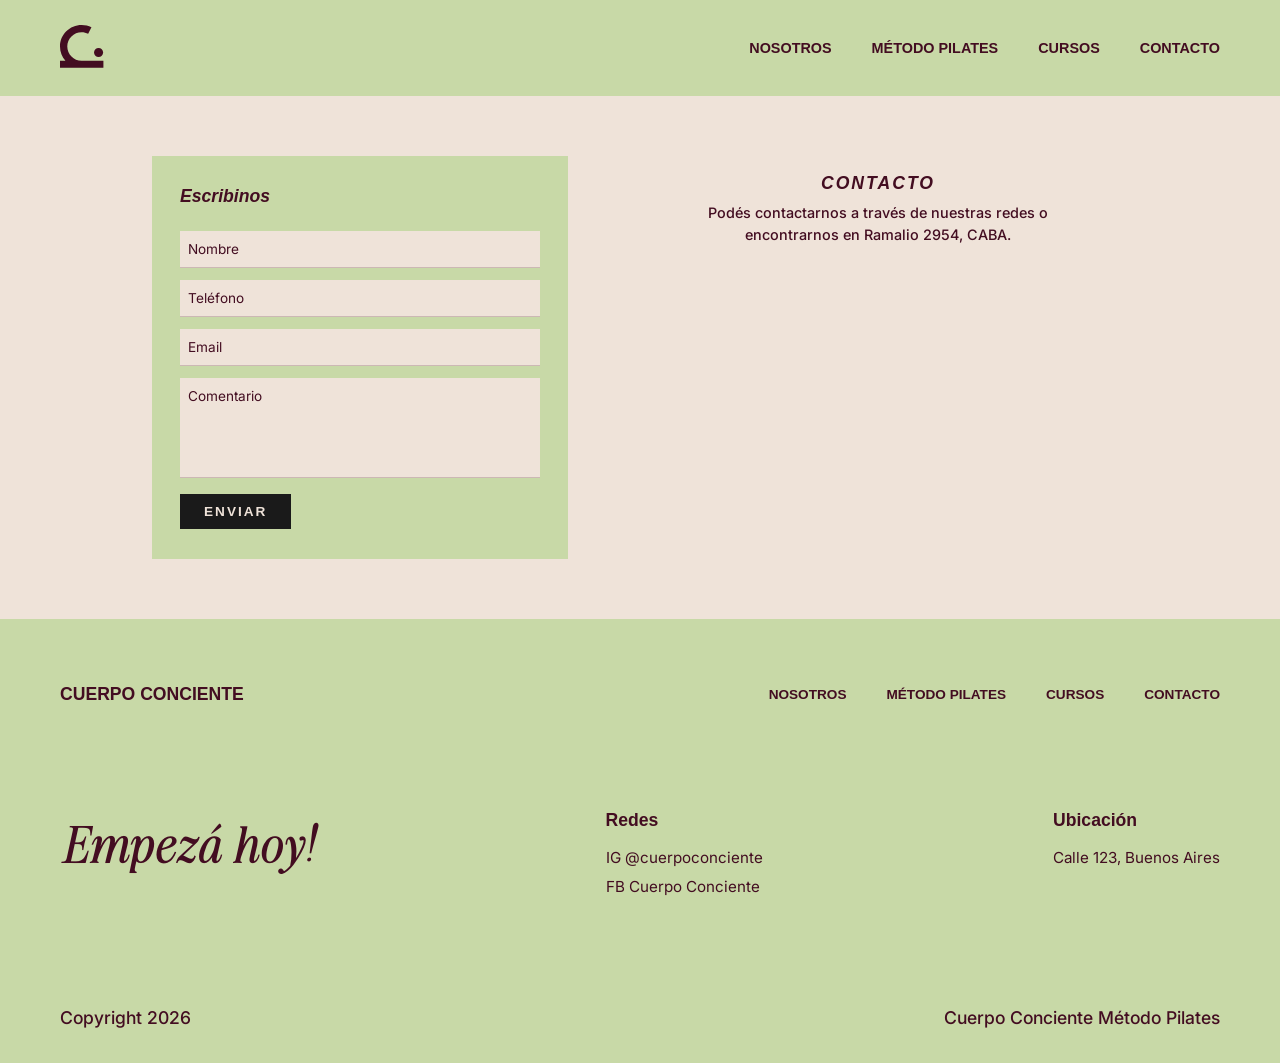
<file: contacto.html>
<!DOCTYPE html>
<html lang="es">

<head>
    <meta charset="UTF-8">
    <link rel="icon" type="image/xicon" href="img/favicon.ico">
    <meta name="viewport" content="width=device-width, initial-scale=1.0">
    <link rel="stylesheet" href="estilos.css">
    <link href="https://api.fontshare.com/v2/css?f[]=cabinet-grotesk@1&display=swap" rel="stylesheet">
    <link rel="preconnect" href="https://fonts.googleapis.com">
    <link rel="preconnect" href="https://fonts.gstatic.com" crossorigin>
    <link rel="stylesheet"
        href="https://fonts.googleapis.com/css2?family=Inter:ital,opsz,wght@0,14..32,100..900;1,14..32,100..900&display=swap">
    <title>Cuerpo Conciente</title>
</head>

<body>
    <header>
        <!--BARRA DE NAVEGACIÓN-->
        <nav class="nav-contacto" id="nav-principal">
            <button class="btn-hamburguesa" aria-label="Abrir menú">
                <img src="img/mobile/menu-hamburguesa-icono-bordo.svg" alt="Menú" width="30px">
            </button>

            <a href="index.html" class="logo">
                <img src="img/escritorio/iconos/logo-cuepo-conciente-bordo.svg" alt="logo" width="44px">
            </a>

            <ul class="nav-links">
                <li><a href="nosotros.html">NOSOTROS</a></li>
                <li><a href="metodopilates.html">MÉTODO PILATES</a></li>
                <li><a href="cursos.html">CURSOS</a></li>
                <li><a href="contacto.html">CONTACTO</a></li>
            </ul>
        </nav>
    </header>

    <!--SECCIÓN CONTACTO-->
    <section class="contacto-section">

        <!--FORMULARIO-->
        <div class="form-box">
            <h2>Escribinos</h2>
            <form id="contacto-form" action="#" method="post">
                <input type="text" name="nombre" placeholder="Nombre">
                <input type="tel" name="telefono" placeholder="Teléfono">
                <input type="email" name="email" placeholder="Email">
                <textarea name="comentario" placeholder="Comentario"></textarea>
                <button type="submit" class="btn-enviar">ENVIAR</button>
            </form>
        </div>

        <!--INFORMACIÓN Y MAPA-->
        <div class="mapa-box">
            <h2>CONTACTO</h2>
            <p>Podés contactarnos a través de nuestras redes o<br>encontrarnos en Ramalio 2954, CABA.</p>
            <iframe
                src="https://www.google.com/maps/embed?pb=!1m18!1m12!1m3!1d3283.8!2d-58.4370!3d-34.6040!2m3!1f0!2f0!3f0!3m2!1i1024!2i768!4f13.1!3m3!1m2!1s0x0%3A0x0!2zMzTCsDM2JzE0LjQiUyA1OMKwMjYnMTMuMiJX!5e0!3m2!1ses!2sar!4v1620000000000"
                class="mapa-embed" allowfullscreen="" loading="lazy" referrerpolicy="no-referrer-when-downgrade">
            </iframe>
        </div>

    </section>

    <!--FOOTER-->
    <footer class="footer-contacto">
        <div class="footer-superior">
            <h3>CUERPO CONCIENTE</h3>
            <ul class="footer-nav">
                <li><a href="nosotros.html">NOSOTROS</a></li>
                <li><a href="metodopilates.html">MÉTODO PILATES</a></li>
                <li><a href="cursos.html">CURSOS</a></li>
                <li><a href="contacto.html">CONTACTO</a></li>
            </ul>
        </div>

        <div class="footer-medio">
            <h2>Empezá hoy!</h2>

            <div class="footer-redes">
                <h3>Redes</h3>
                <ul>
                    <li><a href="https://www.instagram.com/cuerpoconcientepilates/?hl=es-la">IG @cuerpoconciente</a></li>
                    <li><a href="https://www.facebook.com/pages/Cuerpo-Conciente-Metodo-Pilates/451529655300522">FB Cuerpo Conciente</a></li>
                </ul>
            </div>

            <div class="footer-ubicacion">
                <h3>Ubicación</h3>
                <p>Calle 123, Buenos Aires</p>
            </div>
        </div>

        <div class="footer-inferior">
            <p>Copyright 2026</p>
            <p>Cuerpo Conciente Método Pilates</p>
        </div>
    </footer>

    <!--VENTANA CONFIRMACIÓN-->
    <div class="ventana-fondo" id="ventana-gracias-contacto">
        <div class="ventana-contenido">
            <p class="ventana-titulo">¡Muchas gracias!</p>
            <p class="ventana-texto">Ya recibimos tu información y en breve nos vamos a contactar con vos para asesorarte</p>
        </div>
    </div>

    <!--JAVASCRIPT-->

    <!--MENÚ HAMBURGUESA-->
    <script>
        const btnHamburguesa = document.querySelector('.btn-hamburguesa');
        const navPrincipal = document.getElementById('nav-principal');

        btnHamburguesa.addEventListener('click', () => {
            navPrincipal.classList.toggle('menu-abierto');
        });
    </script>

    <!--FORMULARIO-->
    <script>
        document.getElementById('contacto-form').addEventListener('submit', function(e) {
            e.preventDefault();
            document.getElementById('ventana-gracias-contacto').classList.add('activo');
        });

        document.getElementById('ventana-gracias-contacto').addEventListener('click', function() {
            this.classList.remove('activo');
        });
    </script>

</body>

</html>
</file>
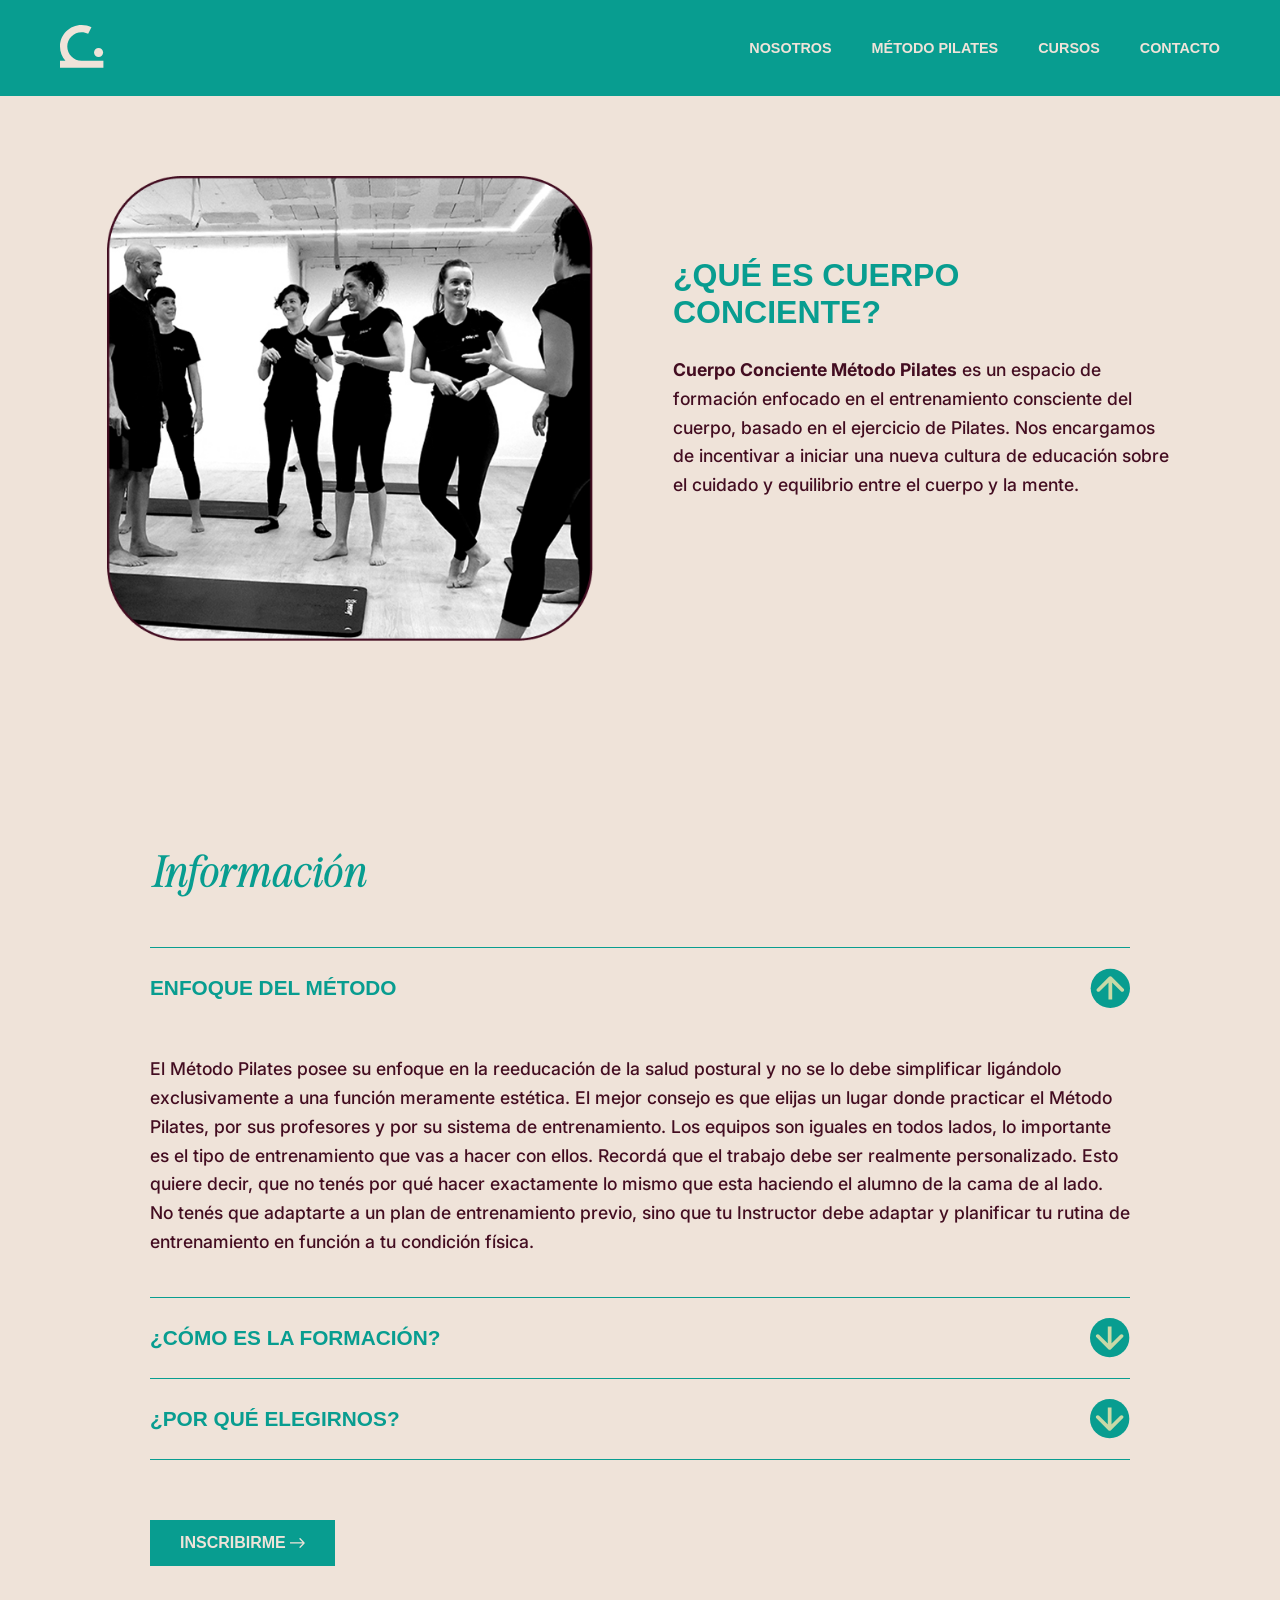
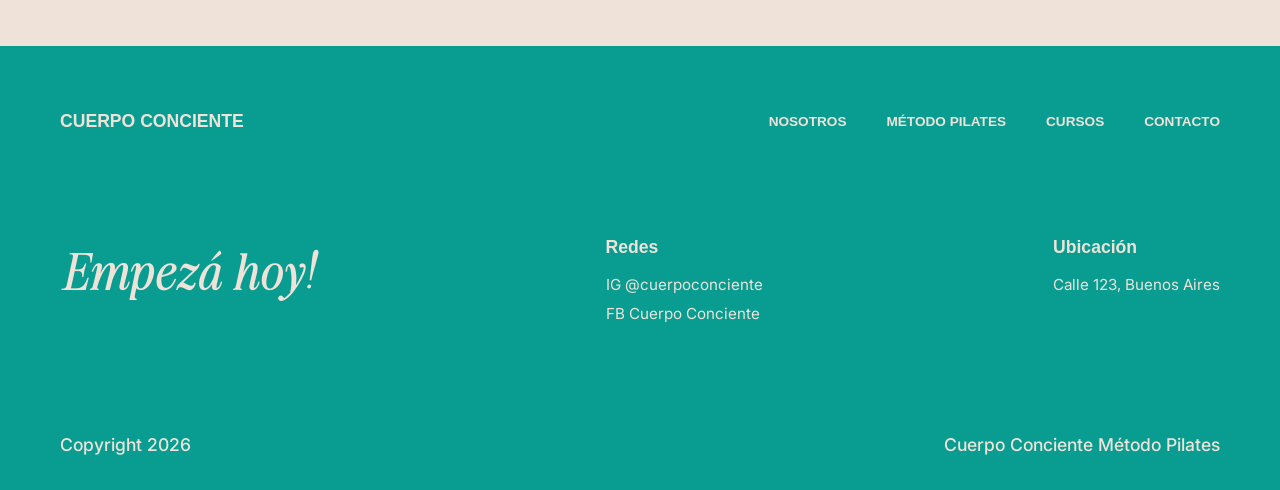
<file: metodopilates.html>
<!DOCTYPE html>
<html lang="es">

<head>
    <meta charset="UTF-8">
    <link rel="icon" type="image/xicon" href="img/favicon.ico">
    <meta name="viewport" content="width=device-width, initial-scale=1.0">
    <link rel="stylesheet" href="estilos.css">
    <link href="https://api.fontshare.com/v2/css?f[]=cabinet-grotesk@1&display=swap" rel="stylesheet">
    <link rel="preconnect" href="https://fonts.googleapis.com">
    <link rel="preconnect" href="https://fonts.gstatic.com" crossorigin>
    <link rel="stylesheet"
        href="https://fonts.googleapis.com/css2?family=Inter:ital,opsz,wght@0,14..32,100..900;1,14..32,100..900&display=swap">
    <title>Cuerpo Conciente</title>
</head>

<body>
    <header>
        <!--BARRA DE NAVEGACIÓN-->
        <nav class="nav-metodopilates" id="nav-principal"> <button class="btn-hamburguesa" aria-label="Abrir menú">
                <img src="img/mobile/menu-hamburguesa-icono-cremita.svg" alt="Menú"> </button>
            <a href="index.html" class="logo">
                <img src="img/escritorio/iconos/logo-cuerpo-conciente-cremita.svg" alt="logo" width="44px">
            </a>
            <ul class="nav-links">
                <li><a href="nosotros.html">NOSOTROS</a></li>
                <li><a href="metodopilates.html">MÉTODO PILATES</a></li>
                <li><a href="cursos.html">CURSOS</a></li>
                <li><a href="contacto.html">CONTACTO</a></li>
            </ul>
        </nav>
    </header>

<section class="hero-metodopilates">
        <img src="img/escritorio/metodopilates/foto-hero-método-pilates.png" alt="foto hero metodo pilates">
        <div>
            <h3>¿QUÉ ES <strong>CUERPO CONCIENTE?</strong></h3>
            <p><strong>Cuerpo Conciente Método Pilates</strong> es un espacio de formación enfocado en el entrenamiento consciente del cuerpo, basado en el ejercicio de Pilates. Nos encargamos de incentivar a iniciar una nueva cultura de educación sobre el cuidado y equilibrio entre el cuerpo y la mente.</p>
        </div>
    </section>

    <section class="informacion">
        <h2>Información</h2>

        <details class="acordeon" open>
            <summary>
                ENFOQUE DEL MÉTODO
                <img class="flechita" src="img/escritorio/iconos/flechita-desplegables.svg" alt="flechita" width="40px">
            </summary>

            <div class="acordeon-contenido">
                <p>
                    El Método Pilates posee su enfoque en la reeducación de la salud postural y no se lo debe
                    simplificar ligándolo exclusivamente a una función meramente estética. El mejor consejo es que
                    elijas un lugar donde practicar el Método Pilates, por sus profesores y por su sistema de
                    entrenamiento. Los equipos son iguales en todos lados, lo importante es el tipo de entrenamiento que
                    vas a hacer con ellos. Recordá que el trabajo debe ser realmente personalizado. Esto quiere decir,
                    que no tenés por qué hacer exactamente lo mismo que esta haciendo el alumno de la cama de al lado.
                    No tenés que adaptarte a un plan de entrenamiento previo, sino que tu Instructor debe adaptar y
                    planificar tu rutina de entrenamiento en función a tu condición física.
                </p>
            </div>
        </details>

        <details class="acordeon">
            <summary>
                ¿CÓMO ES LA FORMACIÓN?
                <img class="flechita" src="img/escritorio/iconos/flechita-desplegables.svg" alt="flechita" width="40px">
            </summary>

            <div class="acordeon-contenido">
                <p>
                    El método Pilates se diferencia de las otras formas de realizar ejercicios físicos, en que se
                    focaliza en la calidad de los movimientos y no en su repetición hasta el fallo muscular. Pilates es
                    un método personalizado, por lo que de él pueden obtener beneficios personas de todas las edades y
                    condiciones físicas, desde la adolescencia en adelante. “El sistema humano depende de la vitalidad
                    del cuerpo, de la coordinación cuerpo-mente, de un equilibrio perfecto”. Joseph Pilates. Podés
                    elegir entre modalidad presencial en tu propio estudio o una capacitación virtual.
                </p>
            </div>
        </details>

        <details class="acordeon">
            <summary>
                ¿POR QUÉ ELEGIRNOS?
                <img class="flechita" src="img/escritorio/iconos/flechita-desplegables.svg" alt="flechita" width="40px">
            </summary>

            <div class="acordeon-contenido">
                <p>
                    Creemos fervientemente en la frase "mente sana en cuerpo sano". Estamos convencidos que cuando un
                    cuerpo se encuentra sano, cuidado, estimulado y saludable, la mente también consigue mayor armonía,
                    se fortalece nuestro sistema inmunológico, mejora nuestro estado de ánimo y estéticamente nos vemos
                    y sentimos mejor. Si cuidamos y atendemos al cuerpo que habitamos, nos protegemos día a día de los
                    agentes externos como pueden ser los malos hábitos posturales, las tensiones sostenidas por una vida
                    estresada o las lesiones provocadas por una vida sedentaria, debido al poco uso, o uso inapropiado
                    de nuestra dinámica corporal. Nuestro sistema de acondicionamiento físico integrado, se nutre de la
                    técnica creada por Joseph Pilates llamada "Contrología”.
                </p>
            </div>
        </details>

        <a href="#" class="btn-inscribirme-metodo">
            INSCRIBIRME
            <img src="img/escritorio/iconos/flechita-incribirme.svg" alt="flechita boton" width="15px">
        </a>
    </section>

    <!--FOOTER-->
    <footer class="footer-metodopilates">
        <div class="footer-superior">
            <h3>CUERPO CONCIENTE</h3>
            <ul class="footer-nav">
                <li><a href="nosotros.html">NOSOTROS</a></li>
                <li><a href="metodopilates.html">MÉTODO PILATES</a></li>
                <li><a href="cursos.html">CURSOS</a></li>
                <li><a href="contacto.html">CONTACTO</a></li>
            </ul>
        </div>

        <div class="footer-medio">
            <h2>Empezá hoy!</h2>

            <div class="footer-redes">
                <h3>Redes</h3>
                <ul>
                    <li><a href="https://www.instagram.com/cuerpoconcientepilates/?hl=es-la">IG @cuerpoconciente</a></li>
                    <li><a href="https://www.facebook.com/pages/Cuerpo-Conciente-Metodo-Pilates/451529655300522">FB Cuerpo Conciente</a></li>
                </ul>
            </div>

            <div class="footer-ubicacion">
                <h3>Ubicación</h3>
                <p>Calle 123, Buenos Aires</p>
            </div>
        </div>

        <div class="footer-inferior">
            <p>Copyright 2026</p>
            <p>Cuerpo Conciente Método Pilates</p>
        </div>

    </footer>

    <!--VENTANA INSCRIPCIÓN-->
    <div class="ventana-fondo" id="ventana-inscripcion">
        <div class="ventana-contenido ventana-contenido--formulario">
            <h3 class="ventana-subtitulo">INSCRIPCIÓN</h3>
            <form id="formulario-inscripcion">
                <input type="text" placeholder="NOMBRE Y APELLIDO">
                <input type="tel" placeholder="TELÉFONO">
                <input type="email" placeholder="CORREO">
                <input type="text" placeholder="DNI">
                <textarea placeholder="COMENTARIO"></textarea>
                <button type="submit" class="btn-enviar btn-enviar--derecha">ENVIAR →</button>
            </form>
        </div>
    </div>

    <!--VENTANA CONFIRMACIÓN-->
    <div class="ventana-fondo" id="ventana-gracias">
        <div class="ventana-contenido">
            <p class="ventana-titulo">¡Muchas gracias!</p>
            <p class="ventana-texto">Ya recibimos tu información y en breve nos vamos a contactar con vos para
                asesorarte</p>
        </div>
    </div>

    <!--JAVASCRIPT-->

    <!--MENÚ HAMBURGUESA-->
    <script>

        const btnHamburguesa = document.querySelector('.btn-hamburguesa');
        const navPrincipal = document.getElementById('nav-principal');


        btnHamburguesa.addEventListener('click', () => {
            navPrincipal.classList.toggle('menu-abierto');
        });
    </script>

    <script>
        document.querySelector('.btn-inscribirme-metodo').addEventListener('click', function (e) {
            e.preventDefault();
            document.getElementById('ventana-inscripcion').classList.add('activo');
        });

        document.getElementById('formulario-inscripcion').addEventListener('submit', function (e) {
            e.preventDefault();
            document.getElementById('ventana-inscripcion').classList.remove('activo');
            document.getElementById('ventana-gracias').classList.add('activo');
        });

        document.getElementById('ventana-gracias').addEventListener('click', function () {
            this.classList.remove('activo');
        });
    </script>

</body>

</html>
</file>
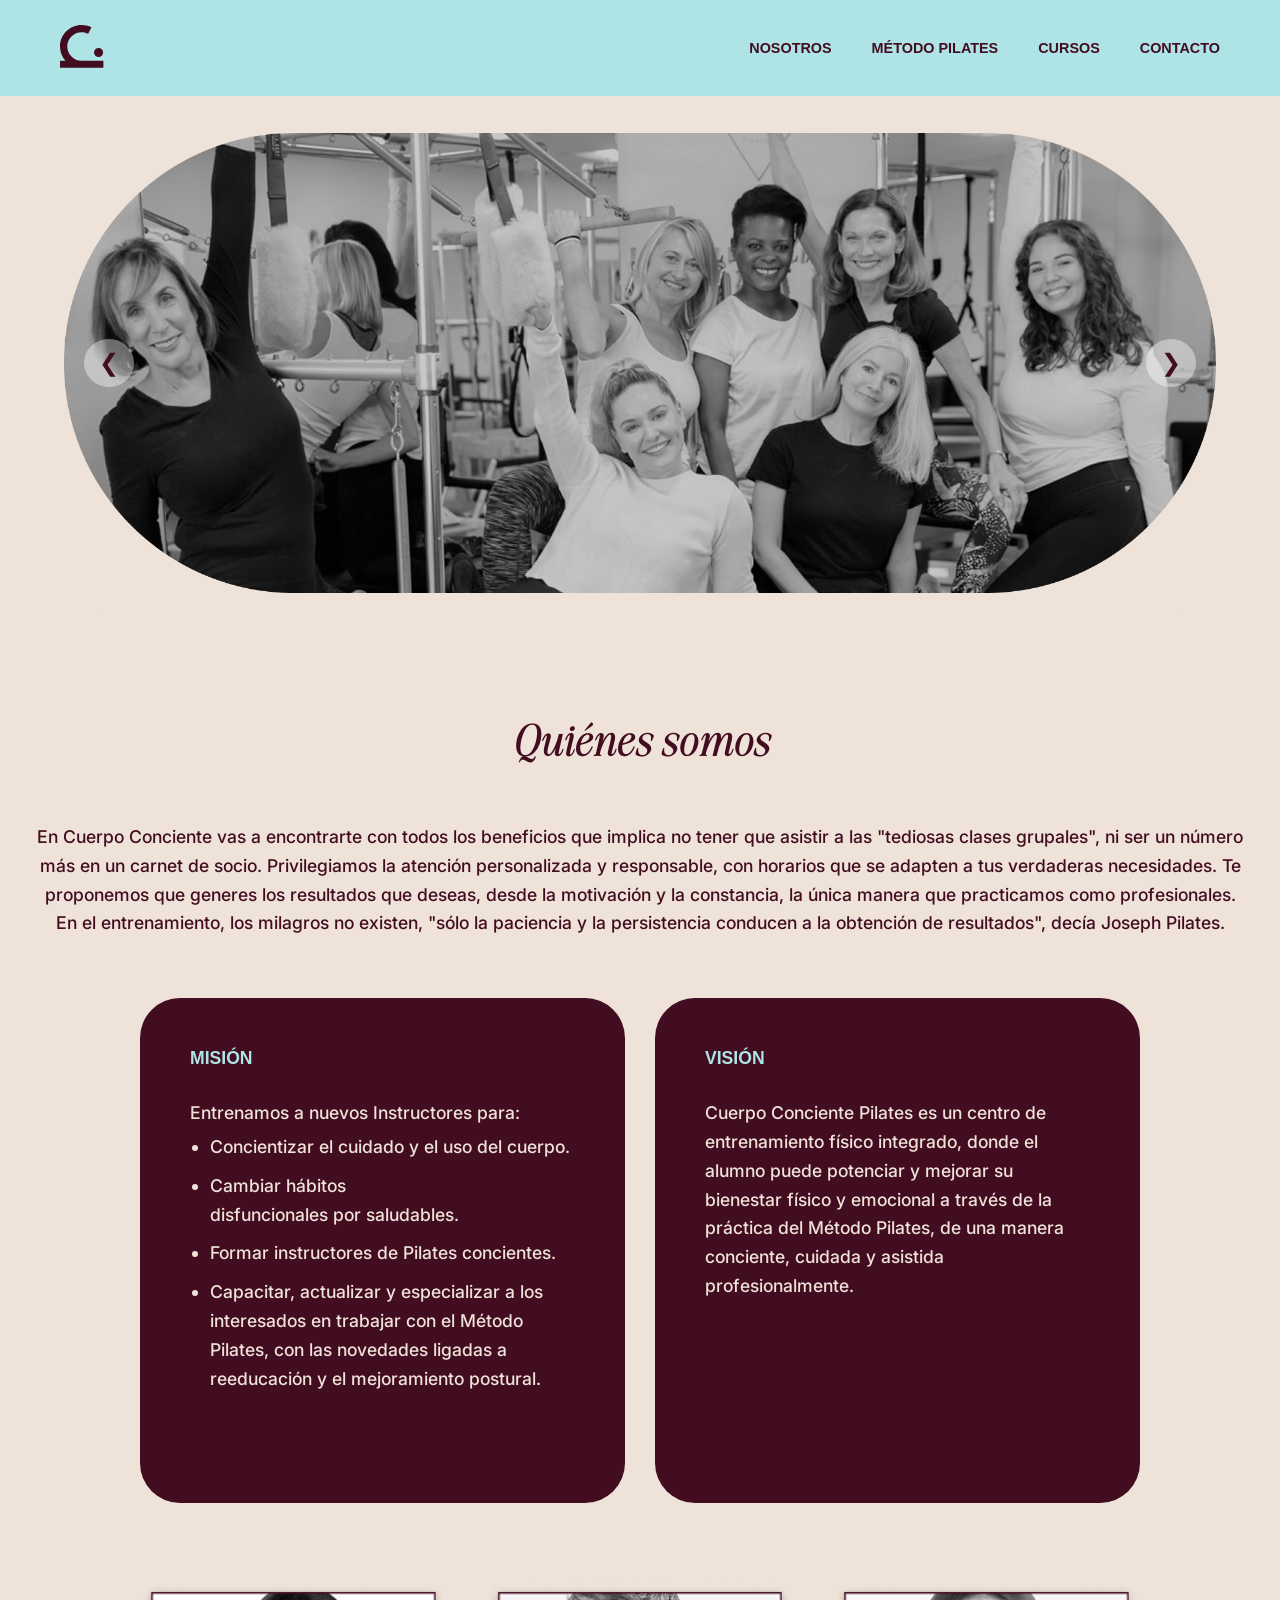
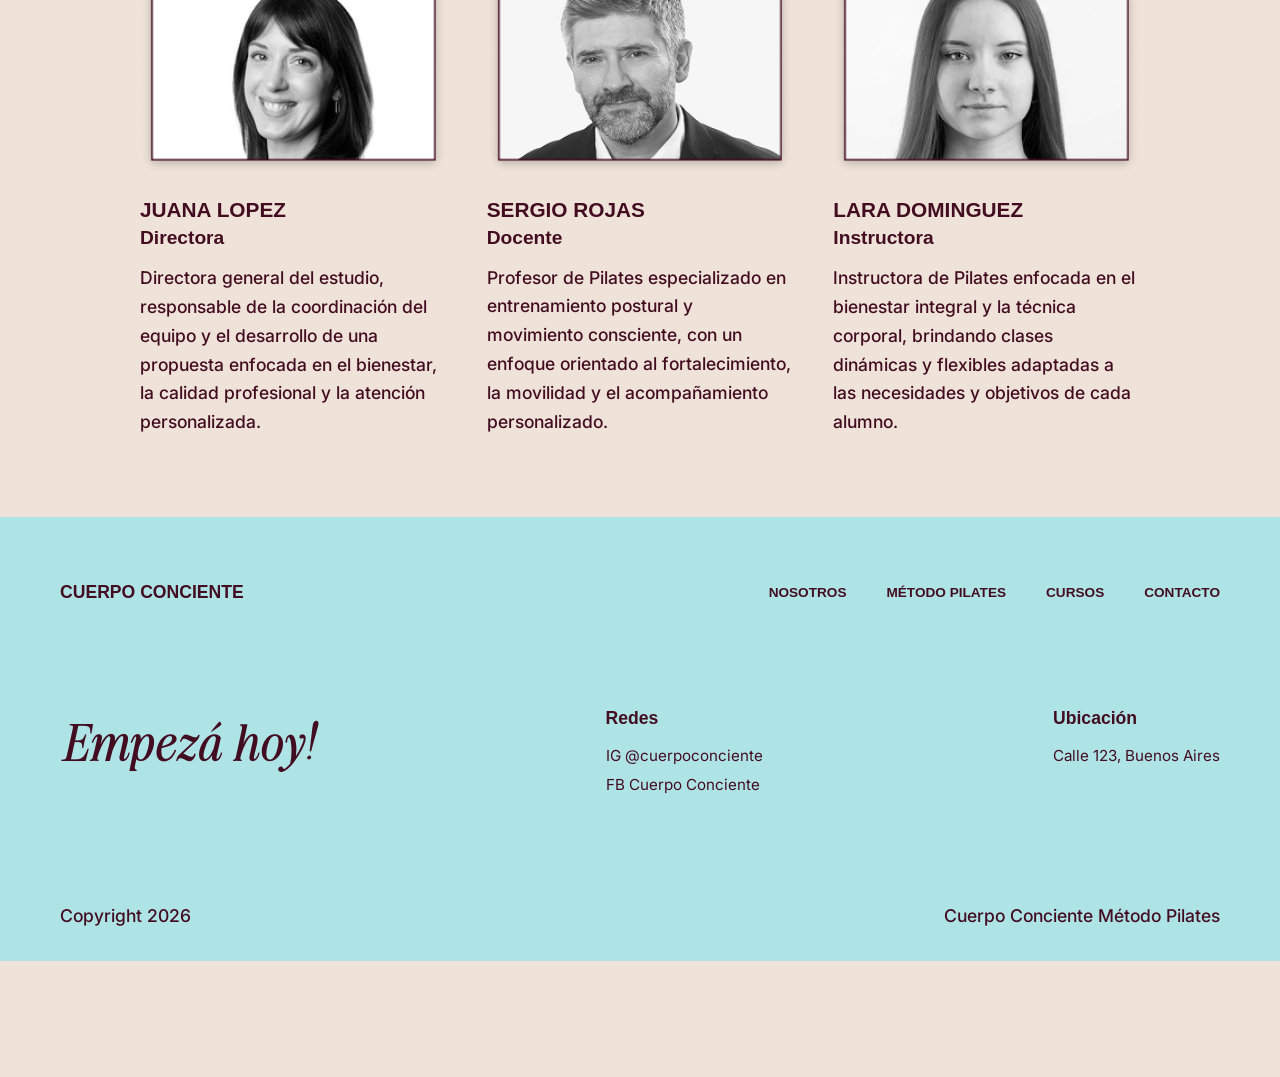
<file: nosotros.html>
<!DOCTYPE html>
<html lang="es">

<head>
    <meta charset="UTF-8">
    <link rel="icon" type="image/xicon" href="img/favicon.ico">
    <meta name="viewport" content="width=device-width, initial-scale=1.0">
    <link rel="stylesheet" href="estilos.css">
    <link href="https://api.fontshare.com/v2/css?f[]=cabinet-grotesk@1&display=swap" rel="stylesheet">
    <link rel="preconnect" href="https://fonts.googleapis.com">
    <link rel="preconnect" href="https://fonts.gstatic.com" crossorigin>
    <link rel="stylesheet"
        href="https://fonts.googleapis.com/css2?family=Inter:ital,opsz,wght@0,14..32,100..900;1,14..32,100..900&display=swap">
    <title>Cuerpo Conciente</title>
</head>

<body>
    <header>
        <!--BARRA DE NAVEGACIÓN-->
        <nav class="nav-nosotros" id="nav-principal">
            <button class="btn-hamburguesa" aria-label="Abrir menú">
                <img src="img/mobile/menu-hamburguesa-icono-bordo.svg" alt="Menú" width="30px">
            </button>

            <a href="index.html" class="logo">
                <img src="img/escritorio/iconos/logo-cuepo-conciente-bordo.svg" alt="logo" width="44px">
            </a>

            <ul class="nav-links">
                <li><a href="nosotros.html">NOSOTROS</a></li>
                <li><a href="metodopilates.html">MÉTODO PILATES</a></li>
                <li><a href="cursos.html">CURSOS</a></li>
                <li><a href="contacto.html">CONTACTO</a></li>
            </ul>
        </nav>
    </header>

    <!--HERO-->
    <section class="hero-container-nosotros">
        <button class="prev-hero">❮</button>

        <div class="hero-slider-nosotros">
            <img class="hero-slide active" src="img/escritorio/nosotros/foto-hero-nosotros.png" alt="Foto hero 1">
            <img class="hero-slide" src="img/escritorio/nosotros/foto-hero-nosotros-2.png" alt="Foto hero 2">
            <img class="hero-slide" src="img/escritorio/nosotros/foto-hero-nosotros-3.png" alt="Foto hero 3">
            <img class="hero-slide" src="img/escritorio/nosotros/foto-hero-nosotros-4.png" alt="Foto hero 4">
            <img class="hero-slide" src="img/escritorio/nosotros/foto-hero-nosotros-5.png" alt="Foto hero 3">
        </div>

        <button class="next-hero-nosotros">❯</button>
    </section>

    <!--SOBRE CUERPO CONCIENTE-->
    <section class="sobre-cuerpo-conciente">
        <h2>Quiénes somos</h2>
        <p>En Cuerpo Conciente vas a encontrarte con todos los beneficios que implica no tener que asistir a las
            "tediosas clases grupales", ni ser un número más en un carnet de socio. Privilegiamos la atención
            personalizada y responsable, con horarios que se adapten a tus verdaderas necesidades. Te proponemos que
            generes los resultados que deseas, desde la motivación y la constancia, la única manera que practicamos como
            profesionales. En el entrenamiento, los milagros no existen, "sólo la paciencia y la persistencia conducen a
            la obtención de resultados", decía Joseph Pilates.
        </p>

        <!--CARDS-->
        <div class="cards">
            <div class="mision">
                <h3>MISIÓN</h3>
                <p>
                    Entrenamos a nuevos Instructores para:
                </p>
                <ul>
                    <li>Concientizar el cuidado y el uso del cuerpo.</li>
                    <li>Cambiar hábitos disfuncionales por saludables.</li>
                    <li>Formar instructores de Pilates concientes.</li>
                    <li>Capacitar, actualizar y especializar a los interesados en trabajar con el Método Pilates, con
                        las novedades ligadas a reeducación y el mejoramiento postural.
                    </li>
                </ul>
            </div>
            <div class="vision">
                <h3>VISIÓN</h3>
                <p>Cuerpo Conciente Pilates es un centro de entrenamiento físico integrado, donde el alumno puede
                    potenciar y mejorar su bienestar físico y emocional a través de la práctica del Método Pilates, de
                    una manera conciente, cuidada y asistida profesionalmente.
                </p>
            </div>
        </div>
    </section>

    <!--PERSONAL-->
    <section class="personal">
        <figure class="perfil">
            <picture>
                <source media="(max-width: 500px)" srcset="img/mobile/foto-directora-mobile.png">

                <img src="img/escritorio/nosotros/foto-directora.png" alt="Directora">
            </picture>
            <figcaption>
                <h3>JUANA LOPEZ</h3>
                <h4>Directora</h4>
                <p>Directora general del estudio, responsable de la coordinación del equipo y el desarrollo de una
                    propuesta enfocada en el bienestar, la calidad profesional y la atención personalizada.</p>
            </figcaption>
        </figure>

        <figure class="perfil">
            <picture>
                <source media="(max-width: 500px)" srcset="img/mobile/foto-docente-mobile.png">

                <img src="img/escritorio/nosotros/foto-docente.png" alt="foto docente" width="450px">
            </picture>
            <figcaption>
                <h3>SERGIO ROJAS</h3>
                <h4>Docente</h4>
                <p>Profesor de Pilates especializado en entrenamiento postural y movimiento consciente, con un enfoque
                    orientado al fortalecimiento, la movilidad y el acompañamiento personalizado.</p>
            </figcaption>
        </figure>

        <figure class="perfil">
            <picture>
                <source media="(max-width: 500px)" srcset="img/mobile/foto-docente-2.png">

                <img src="img/escritorio/nosotros/foto-docente-2.png" alt="foto instructora" width="450px">
            </picture>
            <figcaption>
                <h3>LARA DOMINGUEZ</h3>
                <h4>Instructora</h4>
                <p>Instructora de Pilates enfocada en el bienestar integral y la técnica corporal, brindando clases
                    dinámicas y flexibles adaptadas a las necesidades y objetivos de cada alumno.
                </p>
            </figcaption>
        </figure>
    </section>

    <!--FOOTER-->
    <footer class="footer-nosotros">
        <div class="footer-superior">
            <h3>CUERPO CONCIENTE</h3>
            <ul class="footer-nav">
                <li><a href="nosotros.html">NOSOTROS</a></li>
                <li><a href="metodopilates.html">MÉTODO PILATES</a></li>
                <li><a href="cursos.html">CURSOS</a></li>
                <li><a href="contacto.html">CONTACTO</a></li>
            </ul>
        </div>

        <div class="footer-medio">
            <h2>Empezá hoy!</h2>

            <div class="footer-redes">
                <h3>Redes</h3>
                <ul>
                    <li><a href="https://www.instagram.com/cuerpoconcientepilates/?hl=es-la">IG @cuerpoconciente</a>
                    </li>
                    <li><a href="https://www.facebook.com/pages/Cuerpo-Conciente-Metodo-Pilates/451529655300522">FB
                            Cuerpo Conciente</a></li>
                </ul>
            </div>

            <div class="footer-ubicacion">
                <h3>Ubicación</h3>
                <p>Calle 123, Buenos Aires</p>
            </div>
        </div>

        <div class="footer-inferior">
            <p>Copyright 2026</p>
            <p>Cuerpo Conciente Método Pilates</p>
        </div>

    </footer>

    <!--JAVASCRIPT-->
    <!--ANIMACIÓN GALERÍA-->
    <script>
        document.addEventListener("DOMContentLoaded", () => {
            const slides = document.querySelectorAll('.hero-slide');
            const btnNext = document.querySelector('.next-hero-nosotros');
            const btnPrev = document.querySelector('.prev-hero');
            let currentSlide = 0;
            if (slides.length > 0 && btnNext && btnPrev) {

                function showSlide(index) {
                    slides.forEach(s => s.classList.remove('active'));
                    currentSlide = (index + slides.length) % slides.length;
                    slides[currentSlide].classList.add('active');
                }
              
                btnNext.addEventListener('click', () => showSlide(currentSlide + 1));
                btnPrev.addEventListener('click', () => showSlide(currentSlide - 1));
                setInterval(() => {
                    showSlide(currentSlide + 1);
                }, 6000);
            }
        });
    </script>

    <!--ANIMACIÓN PERFILES-->
    <script>
        const perfiles = document.querySelectorAll('.perfil');

        const observerPerfiles = new IntersectionObserver((entries) => {
            entries.forEach((entry, i) => {
                if (entry.isIntersecting) {
                    setTimeout(() => {
                        entry.target.classList.add('visible');
                    }, i * 150);
                }
            });
        }, { threshold: 0.2 });

        perfiles.forEach(p => observerPerfiles.observe(p));
    </script>

    <!--MENÚ HAMBURGUESA-->
    <script>

        const btnHamburguesa = document.querySelector('.btn-hamburguesa');
        const navPrincipal = document.getElementById('nav-principal');


        btnHamburguesa.addEventListener('click', () => {
            navPrincipal.classList.toggle('menu-abierto');
        });
    </script>
</body>

</html>
</file>
<file: estilos.css>
/*CSS Documment*/
@charset "UTF-8";

/*---AJUSTES GENERALES---*/

/*FUENTES*/
@font-face {
    font-family: "Very Vogue Display";
    src: url("fuentes/very-vogue-font/very-vogue-display.otf") format("opentype");
    font-weight: 400;
    font-display: swap;
    font-style: normal;
}

@font-face {
    font-family: "Very Vogue Display Italic";
    src: url("fuentes/very-vogue-font/very-vogue-display-italic.otf") format("opentype");
    font-weight: 400;
    font-display: swap;
    font-style: italic;
}

@font-face {
    font-family: "Very Vogue text";
    src: url("fuentes/very-vogue-font/very-vogue-text.otf") format("opentype");
    font-weight: 400;
    font-display: swap;
    font-style: normal;
}

@font-face {
    font-family: "Very Vogue Text Italic";
    src: url("fuentes/very-vogue-font/very-vogue-text-italic.otf") format("opentype");
    font-weight: 400;
    font-display: swap;
    font-style: italic;
}


html,
body {
    margin: 0;
    padding: 0;
    width: 100%;
    overflow-x: hidden;
    background-color: #EFE3D9;
}

/*NAV*/

nav {
    display: flex;
    justify-content: space-between;
    align-items: center;
    padding: 25px 60px;
}

nav ul {
    display: flex;
    list-style: none;
    margin: 0;
    padding: 0;
    gap: 40px;
}

nav a {
    text-decoration: none;
    font-family: 'Cabinet Grotesk', sans-serif;
    font-weight: 800;
    font-size: 0.9rem;
    transition: color .3s;
}

/*MENÚ HAMBURGUESA OCULTO*/
.btn-hamburguesa {
    display: none;
    background: transparent;
    border: none;
    cursor: pointer;
    padding: 0;
}

/*FOOTER*/

footer {
    padding: 60px 60px 30px 60px;
}

.footer-superior {
    display: flex;
    justify-content: space-between;
    align-items: center;
    margin-bottom: 100px;
}

.footer-superior h3 {
    font-family: 'Cabinet Grotesk', sans-serif;
    font-weight: 800;
    font-size: 1.1rem;
    margin: 0;
}

.footer-superior .footer-nav {
    display: flex;
    list-style: none;
    margin: 0;
    padding: 0;
    gap: 40px;
}

.footer-superior .footer-nav a {
    text-decoration: none;
    font-family: 'Cabinet Grotesk', sans-serif;
    font-weight: 800;
    font-size: 0.85rem;
    transition: color .3s;
}

.footer-medio {
    display: flex;
    justify-content: space-between;
    align-items: start;
    margin-bottom: 100px;
}

.footer-medio h2 {
    font-family: "Very Vogue Text Italic", serif;
    font-style: italic;
    font-size: 3.5rem;
    font-weight: normal;
    margin: 0;
}

.footer-redes h3,
.footer-ubicacion h3 {
    font-family: 'Cabinet Grotesk', sans-serif;
    font-size: 1.1rem;
    font-weight: 600;
    margin: 0 0 15px 0;
}

.footer-redes ul {
    list-style: none;
    padding: 0;
    margin: 0;
}

.footer-redes a,
.footer-ubicacion p {
    text-decoration: none;
    font-family: 'Inter', sans-serif;
    font-weight: 400;
    font-size: 0.95rem;
    line-height: 1.6;
    margin: 0 0 5px 0;
    display: block;
}

.footer-inferior {
    display: flex;
    justify-content: space-between;
    align-items: center;
    font-family: 'Inter', sans-serif;
    font-weight: 400;
    font-size: 0.8rem;
}

.footer-inferior p {
    margin: 0;
}

/* NAV INDEX */

.nav-index,
.footer-index {
    background-color: #EFE3D9;
}

.nav-index *,
.footer-index * {
    color: #089D90;
}

.nav-index a:hover,
.footer-index a:hover {
    color: #430D21;
}

.nav-metodopilates .logo:hover img,
.nav-index .logo:hover img {
    filter: brightness(0) saturate(100%) invert(12%) sepia(24%) saturate(2513%) hue-rotate(314deg);
}

/* NAV NOSOTROS */

.nav-nosotros,
.footer-nosotros {
    background-color: #AFE4E6;
}

.nav-nosotros a:hover img,
.nav-contacto a:hover img {
    filter: brightness(0) saturate(100%) invert(40%) sepia(80%) saturate(400%) hue-rotate(130deg);
}

.nav-nosotros *,
.footer-nosotros * {
    color: #430D21;
}

.nav-nosotros a:hover,
.footer-nosotros a:hover {
    color: #089D90;
}

/* NAV CONTACTO  */

.nav-contacto,
.footer-contacto {
    background-color: #C8D9A7;
}

.nav-contacto *,
.footer-contacto * {
    color: #430D21;
}

.nav-contacto a:hover,
.footer-contacto a:hover {
    color: #089D90;
}

.footer-contacto .footer-nav a:hover {
    color: #089D90;
}


/* NAV CURSOS  */

.nav-cursos,
.footer-cursos {
    background-color: #430D21;
}

.nav-cursos *,
.footer-cursos * {
    color: #EFE3D9;
}

.nav-cursos a:hover,
.footer-cursos a:hover {
    color: #AFE4E6;
}

.nav-cursos .logo:hover img {
    filter: brightness(0) saturate(100%) invert(89%) sepia(18%) saturate(483%) hue-rotate(137deg) brightness(95%) contrast(92%);
}


/*NAV MÉTODO PILATES*/
.nav-metodopilates,
.footer-metodopilates {
    background-color: #089D90;
}

.nav-metodopilates *,
.footer-metodopilates * {
    color: #EFE3D9;
}

.nav-metodopilates a:hover,
.footer-metodopilates a:hover {
    color: #430D21;
}

.nav-metodopilates .logo:hover img {
    filter: brightness(0) saturate(100%) invert(8%) sepia(42%) saturate(3277%) hue-rotate(320deg) brightness(92%) contrast(101%);
}

/*---ESTILOS TIPOGRÁFICOS GENERALES---*/
h1 {
    font-family: 'Cabinet Grotesk', sans-serif;
    color: #EFE3D9;
    font-size: 5rem;
    font-weight: 500;
    line-height: 5rem;
    margin: 0;
}

h1 span {
    font-family: "Very Vogue Text Italic", serif;
    font-size: 7rem;
}

h2 {
    font-family: "Very Vogue Text Italic", serif;
    font-style: italic;
    font-size: 3rem;
    color: #430D21;
    font-weight: normal;
}

h3 {
    font-family: 'Cabinet Grotesk', sans-serif;
    font-weight: 700;
    font-size: 1.3rem;
    margin-top: 0;
    margin-bottom: 30px;
}

p {
    font-family: "Inter", sans-serif;
    font-weight: 500;
    color: #430D21;
    font-size: 1.1rem;
    line-height: 1.8rem;
    margin-bottom: 60px;
}

ul {
    font-family: "Inter", sans-serif;
    font-weight: 500;
    color: #430D21;
    font-size: 1.1rem;
    line-height: 1.8rem;
    margin-bottom: 60px;
}

/*---INDEX HERO---*/
.heroindex {
    display: flex;
    width: 100%;
    height: calc(100vh - 190px);
    background-color: #089D90;
    padding: 50px 0px;
    gap: 70px;
    align-items: center;
    position: relative;
    overflow: hidden;
    justify-content: flex-start;
    max-height: 900px;
}

.heroindex img {
    width: min(45vw, 1100px);
    height: auto;
    position: relative;
    z-index: 1;
}

.heroindex video {
    position: absolute;
    inset: 0;
    width: 100%;
    height: 100%;
    object-fit: cover;
    z-index: 0;
    filter: brightness(0.80);
}

.heroindex-contenido {
    display: flex;
    flex-direction: column;
    padding: 0px 60px 0px 60px;
    position: relative;
    z-index: 1;
}

.heroindex p {
    color: #EFE3D9;
    margin: 0px 0px 15px;
    font-size: 1.3rem;
}

.heroindex a {
    display: flex;
    width: 250px;
    height: 50px;
    padding: 10px 20px;
    justify-content: center;
    align-items: center;
    border-radius: 100px;
    background: #C8D9A7;
    font-family: 'Cabinet Grotesk', sans-serif;
    font-size: 1.4rem;
    font-weight: 500;
    color: #089D90;
    margin: 30px 0px;
    text-decoration: none;
}

.heroindex a:hover {
    background-color: #EFE3D9;
}

/*---INDEX FORMACION---*/
.formacionindex {
    padding: 90px 0px 90px;
    display: flex;
    align-items: center;
    flex-direction: column;
    margin: 80px 0px 50px;
}

.formacioncontenidoindex {
    display: flex;
    align-items: baseline;
    justify-content: center;
    width: 80%;
    flex-wrap: wrap;
}

.formacionindex h2 {
    margin: 0;
}


.formacioncontenidoindex figure {
    padding: 0px 40px;
    text-align: center;
    display: flex;
    flex-direction: column;
    align-items: center;
}

.formacioncontenidoindex img {
    width: 100%;
    max-width: 14vw;
    height: auto;
}

.linea {
    width: 2px;
    height: 120px;
    background-color: #430D21;
}


/*---INDEX CURSOS---*/

.cursos {
    display: flex;
    justify-content: center;
    align-items: center;
    padding: 60px 20px 30px;
    margin: 0px 90px 0px 90px;
    gap: 30px;
    position: relative;
}

.cursos-cards {
    display: flex;
}

.cursos-cards figure {
    display: flex;
    flex-direction: column;
    width: 15vw;
}

.cursos-cards img {
    width: 100%;
}

.cursos a {
    margin: 15px 0px;
    text-align: center;
    text-decoration: none;
    border-radius: 100px;
    padding: 10px 20px;
    font-family: 'Cabinet Grotesk', sans-serif;
    background-color: #EFE3D9;
    color: #430D21;
    font-size: 1.3rem;
    border: 2px solid #430D21;
}

.cursos-cards a {
    background-color: #430D21;
    color: #EFE3D9;
}

.cursos-intro a:hover {
    background-color: #AFE4E6;
}

.cursos-cards a:hover {
    background-color: #C8D9A7;
    color: #430D21;
}

.cursos-intro p {
    max-width: 20vw;
}

.tns-nav,
.cursos-slider,
.cards-slider {
    display: none;
}

/*---INDEX CURSOS LINEAS ANIMADAS---*/

.cursos::before {
    top: 0;
    animation: lineaDerecha 1s linear infinite;
}

.cursos::after {
    bottom: 0;
    animation: lineaIzquierda 1s linear infinite;
}

.cursos::before,
.cursos::after {
    content: "";
    position: absolute;
    left: 0;
    width: 100%;
    height: 2px;

    background-image: repeating-linear-gradient(to right,
            #430D21 0 20px,
            transparent 20px 35px);

    background-size: 35px 100%;
}

@keyframes lineaDerecha {
    from {
        background-position: 0 0;
    }

    to {
        background-position: 35px 0;
    }
}

@keyframes lineaIzquierda {
    from {
        background-position: 35px 0;
    }

    to {
        background-position: 0 0;
    }
}

/* INDEX ELEGIRNOS */

.elegirnos {
    padding: 80px 0px 60px 80px;
}

.elegirnos-contenedor {
    display: flex;
    justify-content: flex-end;
    align-items: baseline;
    gap: 200px;
}

.elegirnos-contenedor h1 {
    color: #430D21;
}

.elegirnos-contenedor p {
    width: 40%;
    background-color: #C8D9A7;
    border-radius: 100px 0 0 100px;
    padding: 60px 80px;
    width: 50%;
}

.elegirnos-contenedor p span {
    font-weight: 700;
}

/* INDEX RESEÑAS */

.reseñas {
    padding: 80px 0;
}

.reseñas h3 {
    text-align: center;
    margin-bottom: 60px;
    color: #430D21;
    font-size: 2rem;
    font-weight: 300;
}

.reseñas-contenedor {
    display: flex;
    justify-content: center;
    gap: 40px;
    flex-wrap: wrap;
}

.reseñas-contenedor img {
    width: 18%;
    height: auto;
}

.reseñas-slider {
    display: none;
}

/* Animacion reseñas */

.reseñas-contenedor img {
    opacity: 0;
    transform: translateY(30px);
    transition: opacity 0.5s ease, transform 0.5s ease;
}

.reseñas-contenedor img.visible {
    opacity: 1;
    transform: translateY(0);
}

/* INDEX CTA */

.ctaindex {
    background-color: #430D21;
    height: 90vh;
    padding: 60px 0px;
    display: flex;
}

.ctaimgderecha,
.ctaimgizquierda {
    width: 23vw;
}

.ctaimgizquierda {
    align-self: flex-end;
}

.ctaimgderecha {
    align-self: flex-start;
}

.ctacontenido {
    display: flex;
    flex-direction: column;
    justify-content: center;
    align-items: center;
    text-align: center;
    flex: 1;
}

.ctacontenido a {
    display: flex;
    justify-content: center;
    align-items: center;
    width: 250px;
    height: 50px;
    margin: 20px;
    border-radius: 100px;
    background: #C8D9A7;
    font-family: 'Cabinet Grotesk', sans-serif;
    font-size: 1.4rem;
    font-weight: 700;
    color: #089D90;
    text-decoration: none;
}

.ctacontenido a:hover {
    background-color: #EFE3D9;
}

/*---NOSOTROS HTML---*/

/*HERO*/
.hero {
    display: block;
    margin: 40px auto;
    max-width: 90%;
    height: auto;
}

/*---HERO GALERÍA---*/

.hero-container-nosotros {
    position: relative;
    max-width: 90%;
    margin: 20px auto;
    overflow: hidden;
    border-radius: 40px;
    aspect-ratio: 21 / 9; 
    background-color: #EFE3D9;
}

.hero-slider-nosotros {
    position: relative;
    width: 100%;
    height: 100%;
}

.hero-slide {
    position: absolute;
    top: 0;
    left: 0;
    width: 100%;
    height: 100%;
    object-fit: contain;
    opacity: 0;         
    transition: opacity 0.8s ease-in-out;
    pointer-events: none;
}

.hero-slide.active {
    opacity: 1;         
    pointer-events: auto;
}

/* Botones */
.prev-hero {
    position: absolute;
    top: 50%;
    left: 20px;
    transform: translateY(-50%);
    z-index: 10;
    background: rgba(255, 255, 255, 0.4);
    border: none;
    cursor: pointer;
    padding: 10px 15px;
    font-size: 24px;
    color: #430D21;
    border-radius: 50%;
}

.next-hero-nosotros {
    position: absolute;
    top: 50%;
    right: 20px;
    transform: translateY(-50%);
    z-index: 10;
    background: rgba(255, 255, 255, 0.4);
    border: none;
    cursor: pointer;
    padding: 10px 15px;
    font-size: 24px;
    color: #430D21;
    border-radius: 50%;
}

/*SOBRE CUERPO CONCIENTE*/
.sobre-cuerpo-conciente {
    display: flex;
    flex-direction: column;
    align-items: center;
    padding: 40px 20px 80px 20px;
    text-align: center;
    text-wrap: balance;
}

/*CARDS*/
.cards {
    display: flex;
    gap: 30px;
    max-width: 1000px;
    width: 100%;
    justify-content: center;
}

.mision,
.vision {
    background-color: #430D21;
    color: #EFE3D9;
    padding: 50px 50px;
    border-radius: 40px;
    flex: 1;
    text-align: left;
}


.cards h3 {
    color: #AFE4E6;
    font-size: 1.1rem;
    margin-top: 0;
    margin-bottom: 30px;
}

.cards p,
.cards ul {
    color: #EFE3D9;
}

.cards p {
    margin-bottom: 5px;
}

.cards ul {
    padding-left: 20px;
    margin-top: 0;
}

.cards li {
    margin-bottom: 10px;
}

/*PERSONAL*/

.personal {
    display: grid;
    grid-template-columns: repeat(3, 1fr);
    gap: 40px;
    max-width: 1000px;
    margin: 0 auto;
    padding: 0 20px 80px 20px;
}

.perfil {
    margin: 0;
    display: flex;
    flex-direction: column;
}

.perfil img {
    width: 100%;
    height: auto;
    margin-bottom: 20px;
}

.perfil figcaption h3 {
    font-family: 'Cabinet Grotesk', sans-serif;
    font-weight: 700;
    color: #430D21;
    font-size: 1.3rem;
    font-weight: 800;
    margin: 0 0 5px 0;
}

.perfil figcaption h4 {
    font-family: 'Cabinet Grotesk', sans-serif;
    color: #430D21;
    font-size: 1.2rem;
    font-weight: 600;
    margin: 0 0 15px 0;
}

.perfil figcaption p {
    font-family: 'Inter', sans-serif;
    color: #430D21;
    margin: 0;
}

.perfil {
    opacity: 0;
    transform: translateY(20px);
    transition: opacity 0.5s ease, transform 0.5s ease;
}

.perfil.visible {
    opacity: 1;
    transform: translateY(0);
}

/*---MÉTODO PILATES HTML---*/

.nav-metodopilates a:hover,
.footer-contacto a:hover {
    color: #430D21;
}

/*HERO MÉTODO PILATES*/
.hero-metodopilates {
    display: flex;
    justify-content: center;
    align-items: center;
    gap: 80px;
    padding: 80px 100px;
}

.hero-metodopilates img {
    width: 45%;
    max-width: 500px;
    height: auto;
}

.hero-metodopilates div {
    max-width: 500px;
}

.hero-metodopilates h3 {
    color: #089D90;
    font-size: 2rem;
    margin-bottom: 25px;
}

.hero-metodopilates h3 strong {
    font-weight: 800;
}

/* INFORMACIÓN - ACORDEONES */

.informacion {
    padding: 80px 150px;
}

.informacion h2 {
    color: #089D90;
    margin-bottom: 50px;
}

.acordeon {
    border-top: 1px solid #089D90;
    padding: 20px 0;
}

.acordeon:last-of-type {
    border-bottom: 1px solid #089D90;
}

.acordeon summary {
    list-style: none;
    cursor: pointer;
    display: flex;
    justify-content: space-between;
    align-items: center;
    font-family: 'Cabinet Grotesk', sans-serif;
    font-size: 1.3rem;
    font-weight: 700;
    color: #089D90;
}

.acordeon summary::-webkit-details-marker {
    display: none;
}

.flechita {
    transition: transform .3s ease;
}

.acordeon[open] .flechita {
    transform: rotate(180deg);
}

.acordeon-contenido {
    padding-top: 30px;
}

.acordeon-contenido p {
    max-width: 1000px;
    margin-bottom: 20px;
}

.btn-inscribirme-metodo {
    display: inline-block;
    margin-top: 60px;
    margin-left: auto;

    background-color: #089D90;
    color: #EFE3D9;
    text-decoration: none;

    padding: 14px 30px;

    font-family: 'Cabinet Grotesk', sans-serif;
    font-weight: 700;

    transition: .3s;
}

.btn-inscribirme-metodo:hover {
    background-color: #430D21;
}



/* VENTANAS EMERGENTES */

.ventana-fondo {
    display: none;
    position: fixed;
    inset: 0;
    background: rgba(0, 0, 0, 0.5);
    z-index: 999;
    align-items: center;
    justify-content: center;
}

.ventana-fondo.activo {
    display: flex;
}

.ventana-contenido {
    background: #DEC1BF;
    padding: 80px 60px;
    max-width: 500px;
    width: 90%;
    text-align: center;
}

.ventana-contenido--formulario {
    background: #DEC1BF;
    text-align: left;
    max-width: 680px;
    padding: 40px 50px;
}

.ventana-subtitulo {
    font-family: 'Cabinet Grotesk', sans-serif;
    color: #430D21;
    font-size: 1.1rem;
    font-weight: 800;
    letter-spacing: 2px;
    margin: 0 0 24px 0;
    max-width: none;
}

.ventana-contenido--formulario input,
.ventana-contenido--formulario textarea {
    background: #EFE3D9;
    border: none;
    padding: 10px 8px;
    display: block;
    width: 100%;
    box-sizing: border-box;
    font-family: 'Cabinet Grotesk', sans-serif;
    font-size: 0.75rem;
    letter-spacing: 1px;
    color: #430D21;
    outline: none;
    margin: 0 0 10px 0;
    max-width: none;
}

.ventana-contenido--formulario input::placeholder,
.ventana-contenido--formulario textarea::placeholder {
    color: #430D21;
    letter-spacing: 1px;
}

.ventana-contenido--formulario textarea {
    resize: none;
    height: 80px;
}

.btn-enviar--derecha {
    background: #430D21;
    float: right;
    margin-top: 8px;
}

.ventana-titulo {
    font-family: "Very Vogue Text Italic", serif;
    font-style: italic;
    font-size: 4rem;
    line-height: 4.5rem;
    color: #430D21;
    margin: 0 0 24px 0;
    max-width: none;
}

.ventana-texto {
    font-family: 'Cabinet Grotesk', sans-serif;
    font-size: 1.5rem;
    line-height: 1.7rem;
    color: #430D21;
    margin: 0;
    max-width: none;
}


/*---CURSOS HTML---*/

/* CONTENEDOR PRINCIPAL */
.contenedor-instructorado {
    display: flex;
    align-items: center;
    gap: 200px;
    width: 100%;
    max-width: 100vw;
    padding: 80px 20px;
    padding-left: 0;
    overflow-x: hidden;
    width: 100%;
    max-width: 100%;
}

/* HERO */
.hero-cursos-img {
    max-width: 40%;
    object-fit: cover;
    height: auto;
    width: auto;
    border-radius: 0 375.273px 375.273px 0;
}


.texto-contenedor {
    max-width: 600px;
    color: #430D21;
    font-family: 'Inter', sans-serif;
}


.texto-contenedor h3 {
    color: #430D21;
    font-size: 32.21px;
    font-family: 'Cabinet Grotesk', sans-serif;
    font-weight: 800;
    margin-bottom: 20px;
}

.texto-contenedor p {
    line-height: 2rem;
    margin-bottom: 20px;
}

.texto-contenedor p strong {
    font-weight: 700;
}

/*--Especializaciones--*/
/*-- Configuración de CARDS--*/
.especializaciones {
    display: flex;
    flex-direction: column;
    padding: 0 5%;
    gap: 30px;
    align-items: flex-start;
}


.titulo-seccion {
    margin: 0;
    padding-bottom: 20px
}

/* --- Contenedor de Cards --- */
.contenedor-cards {
    display: flex;
    flex-wrap: wrap;
    justify-content: center;
    gap: 80px 90px;
    align-self: stretch;
    padding: 0 20px;
    max-width: 100%;
    overflow-x: hidden;
    padding: 0 10px;
}

.card {
    display: flex;
    flex-direction: column;
    gap: 10px;
    width: 80%;
    max-width: 394px;
    align-items: flex-start;
}

/* --- Img --- */
.card img {
    width: 394px;
    height: 490px;
    margin: 10px;
    margin-bottom: 20px;
}


/* --- Título y Descripción --- */
.card-titulo {
    color: #430D21;
    font-family: "Cabinet Grotesk", sans-serif;
    font-size: 20px;
    font-weight: 800;
    margin: 0;
}

.card-descripcion p {
    color: #430D21;
    font-family: "Inter", sans-serif;
    line-height: 1.8rem;
    margin: 10px 0 10px 0;
    width: 100%;
    max-width: 450px
}

.card-descripcion ul {
    padding-left: 20px;
    margin: 10px 0 10px 0;
}

/* --- Etiquetas --- */
.card-etiquetas {
    display: flex;
    flex-wrap: wrap;
    gap: 10px;
    list-style: none;
    padding: 0;
    margin: 10px 0;
}

.card-etiquetas li {
    padding: 8px 12px;
    background: #DEC1BF;
    color: #430D21;
    font-family: "Cabinet Grotesk", sans-serif;
    text-transform: uppercase;
    font-size: 14px;
    font-weight: 700;
    border-radius: 8.077px;
}

/* --- Botón --- */
.btn-inscribirme {
    width: 175px;
    height: 45px;
    padding: 12px;
    font-size: 1.1rem;
    background: #430D21;
    color: #EFE3D9;
    font-family: "Cabinet Grotesk", sans-serif;
    border: none;
    display: flex;
    align-items: center;
    justify-content: center;
    margin: 0;
}

.btn-inscribirme:hover {
    opacity: 0.9;
}

/*---Acordeón cursos---*/

.preguntas-frecuentes {
    padding: 80px 0;
    display: flex;
    flex-direction: column;
    align-items: flex-start;
    width: 100%;
    max-width: 1200px;
    margin: 0 auto;
}

.preguntas-frecuentes h2 {
    text-align: left;
    color: #430D21;
    margin-bottom: 50px;
}

.preguntas-frecuentes .acordeon-cursos {
    border-top: 1px solid #430D21;
    padding: 20px 0;
    width: 100%;
    text-align: left;
}

.preguntas-frecuentes .acordeon-cursos summary {
    list-style: none;
    cursor: pointer;
    display: flex;
    justify-content: space-between;
    align-items: center;
    font-family: 'Cabinet Grotesk', sans-serif;
    font-size: 1.3rem;
    font-weight: 700;
    color: #430D21;
}


.preguntas-frecuentes .acordeon-contenido-cursos {
    padding-top: 20px;
    padding-bottom: 20px;
    text-align: left;
    width: 100%;
    display: flex;
}


.preguntas-frecuentes .acordeon-contenido-cursos p {
    margin: 0;
    text-align: left;
    color: #430D21;
    width: 90%;
    max-width: 1000px;
}

/* Animación flecha */
.acordeon-cursos[open] .flechita {
    transform: rotate(180deg);
}

/*---CONTACTO HTML---*/

.contacto-section {
    display: flex;
    flex-direction: row;
    gap: 60px;
    padding: 60px 120px;
    justify-content: center;
    min-height: auto;
    align-items: center;
    box-sizing: border-box;
    min-height: calc(100vh - 120px - 400px);
}

.form-box {
    background-color: #C8D9A7;
    padding: 30px 28px;
    width: 40%;
    flex-shrink: 0;
    box-sizing: border-box;
}

.form-box h2 {
    font-family: 'Cabinet Grotesk', sans-serif;
    color: #430D21;
    font-size: 1.1rem;
    font-weight: 700;
    margin: 0 0 24px 0;
    max-width: none;
}

.form-box input,
.form-box textarea {
    background: #EFE3D9;
    border: none;
    border-bottom: 1px solid rgba(67, 13, 33, 0.2);
    padding: 10px 8px;
    display: block;
    width: 100%;
    box-sizing: border-box;
    font-family: 'Inter', sans-serif;
    font-size: 0.85rem;
    color: #430D21;
    outline: none;
    margin: 0 0 12px 0;
    max-width: none;
}

.form-box input::placeholder,
.form-box textarea::placeholder {
    color: #430D21;
    font-size: 0.85rem;
}

.form-box textarea {
    resize: none;
    height: 100px;
    margin-bottom: 0;
}

.btn-enviar {
    display: block;
    background: #1a1a1a;
    color: #EFE3D9;
    border: none;
    appearance: none;
    -webkit-appearance: none;
    box-shadow: none;
    width: auto;
    padding: 10px 24px;
    font-family: 'Cabinet Grotesk', sans-serif;
    font-size: 0.85rem;
    letter-spacing: 2px;
    font-weight: 700;
    cursor: pointer;
    margin-top: 16px;
    text-transform: uppercase;
    box-sizing: border-box;
}

.btn-enviar:hover {
    opacity: 0.85;
}

.mapa-box {
    flex: 1;
    display: flex;
    flex-direction: column;
    gap: 8px;
    min-width: 0;
    max-width: 500px;
}

.mapa-box h2 {
    font-family: 'Cabinet Grotesk', sans-serif;
    color: #430D21;
    font-size: 1.1rem;
    font-weight: 780;
    letter-spacing: 2px;
    text-align: center;
    margin: 0;
    max-width: none;
}

.mapa-box p {
    text-align: center;
    font-size: 0.9rem;
    line-height: 1.5;
    color: #430D21;
    margin: 0 0 8px 0;
    max-width: none;
}

.mapa-embed {
    width: 100%;
    height: 280px;
    border: none;
    display: block;
}

/* FORMULARIO MÉTODO PILATES Y CURSOS */
.ventana-contenido--formulario {
    background: #DEC1BF;
}

.ventana-contenido--formulario .btn-enviar--derecha {
    background: #430D21;
}

#ventana-gracias .ventana-contenido {
    background: #DEC1BF;
}

#ventana-gracias-contacto .ventana-contenido {
    background: #C8D9A7;
}

/* ------ RESPONSIVE ----- */
@media screen and (max-width: 500px) {

    /*MENÚ HAMBURGUESA*/
    nav {
        padding: 20px 30px;
        flex-wrap: wrap;
        transition: background-color 0.3s ease;
    }

    .btn-hamburguesa {
        display: block;
        order: 1;
    }

    .logo-nav {
        order: 2;
        margin-left: auto;
    }

    nav ul.nav-links {
        display: none;
        width: 100%;
        flex-direction: column;
        align-items: flex-start;
        gap: 20px;
        padding: 30px 0 10px 0;
        margin: 0;
        order: 3;
    }

    /* ESTADO DEL MENÚ ABIERTO */

    nav.menu-abierto ul.nav-links {
        display: flex;
    }


    /*---AJUSTES TIPOGRAFICOS GENERALES---*/

    h1 {
        font-size: 3rem;
        line-height: 3rem;
    }

    h1 span {
        font-size: 4.5rem;
    }

    p {
        font-size: 1.1rem;
        line-height: 1.5;
    }

    /*--- INDEX ---*/

    /* HERO */
    .heroindex {
        gap: 0px;
        padding: 20px 0px;
        height: calc(100vh - 120px);
        flex-wrap: wrap;
        max-height: 100vh;
    }

    .heroindex img {
        width: 100%;
    }

    .heroindex p {
        margin-top: 10px;
    }

    /* FORMACION */

    .formacioncontenidoindex img {
        min-width: 40vw;
    }

    .formacioncontenidoindex p {
        margin-bottom: 0;
    }

    /* ELEGIRNOS */

    .elegirnos {
        padding: 50px 0px 0px 0px;
    }

    .elegirnos-contenedor {
        justify-content: center;
        flex-wrap: wrap;
        gap: 30px;
    }

    .elegirnos-contenedor p {
        width: 100%;
        border-radius: 200px 0 0 200px;
        margin-top: 50px;
    }

    .elegirnos h1 {
        text-align: center;
    }

    /* RESEÑAS */

    .reseñas {
        padding: 10px 0px 60px 0px;
    }

    .reseñas .tns-nav button {
        background-color: #C8D9A7;
    }

    .reseñas .tns-nav .tns-nav-active {
        background-color: #430D21;
    }

    .reseñas-slider img {
        display: block;
        margin: 0 auto;
    }

    .reseñas h3 {
        margin-bottom: 30px;
        font-size: 1.6rem;
    }

    .reseñas-contenedor,
    .cursos-cards,
    .linea {
        display: none;
    }

    /* CTA */

    .ctaindex {
        display: flex;
        flex-direction: column;
    }

    .ctaimgderecha,
    .ctaimgizquierda {
        width: 38vw;
    }

    .ctacontenido a,
    .cursos a,
    .heroindex a {
        width: 200px;
        height: 35px;
        padding: 12px;
        font-size: 1.2rem;
        margin: 0px;
    }

    .ctacontenido a {
        margin: 20px 0px 0px 0px;
    }

    .ctaimgizquierda {
        align-self: flex-start;
    }

    .ctaimgderecha {
        align-self: flex-end;
    }

    /* CURSOS */

    .cursos {
        margin: 0px;
        display: block;
    }

    .cursos-intro {
        padding: 0px 30px 0px 30px;
    }

    .cursos-intro p {
        max-width: 100vw;
        margin-bottom: 30px;
    }

    .reseñas-slider,
    .cursos-slider {
        display: block;
        width: 100%;
    }

    .cursos-slider figure {
        display: flex;
        flex-direction: column;
    }

    .cursos-slider a {
        text-decoration: none;
        border-radius: 100px;
        font-family: 'Cabinet Grotesk', sans-serif;
        background-color: #430D21;
        color: #EFE3D9;
        font-size: 1.5rem;
        margin: 20px 0px 0px 0px;
    }

    .reseñas-slider img,
    .cursos-slider img {
        width: 100%;
        max-width: 320px;
        height: auto;
    }

    .tns-nav {
        display: flex;
        justify-content: center;
        gap: 10px;
        margin: 40px 0px 10px 0px;
    }

    .tns-nav button {
        width: 10px;
        height: 10px;
        border-radius: 50%;
        background-color: #AFE4E6;
        border: none;
    }

    .tns-nav .tns-nav-active {
        background-color: #089D90;
    }

    /*---NOSOTROS HTML---*/

    /*QUIENES SOMOS*/
    .sobre-cuerpo-conciente {
        padding: 0 32px 60px;
    }

    .sobre-cuerpo-conciente h2 {
        font-size: 3rem;
        text-align: center;
        margin-bottom: 30px;
    }

    /*CARDS*/
    .cards {
        display: flex;
        flex-direction: column;
        width: 100%;
        gap: 22px;
        margin-top: 40px;
    }

    .cards h3 {
        font-size: 2rem;
        margin-bottom: 20px;
    }

    /*PERSONAL*/
    .personal {
        display: flex;
        flex-direction: column;
        gap: 50px;
        padding: 20px 40px 60px;
    }

    .perfil {
        width: 100%;
    }


    .perfil figcaption h3 {
        font-size: 1.9rem;
        font-weight: 500;
        line-height: 1.1;
        margin-bottom: 6px;
        padding-left: 20px;
    }

    .perfil figcaption h4 {
        font-size: 1.5rem;
        font-weight: 400;
        margin-bottom: 24px;
        padding-left: 20px;
    }

    .perfil figcaption p {
        font-size: 1rem;
        line-height: 1.45;
        padding-left: 20px;
    }

    /*---MÉTODO PILATES---*/

    /*HERO*/
    .hero-metodopilates {
        flex-direction: column;
        padding: 40px 20px;
        gap: 0;
    }

    .hero-metodopilates div {
        display: contents;
    }

    .hero-metodopilates h3 {
        order: 1;
        font-size: 2rem;
        text-align: center;
        margin-bottom: 50px;
    }

    .hero-metodopilates h3 strong {
        font-weight: 800;
    }

    .hero-metodopilates img {
        order: 2;
        width: 100%;
        height: auto;
        margin-bottom: 30px;
    }

    .hero-metodopilates p {
        order: 3;
        font-size: 1.3rem;
        line-height: 1.5;
        text-align: left;
        margin-bottom: 0;
    }

    /*ACORDEONES*/
    .informacion {
        padding: 50px 40px;
    }

    .informacion h2 {
        font-size: 2.5rem;
        margin-bottom: 35px;
    }

    .acordeon {
        padding: 18px 0;
    }

    .acordeon summary {
        font-size: 1.5rem;
        line-height: 1.4;
        gap: 15px;
    }

    .acordeon-contenido {
        padding-top: 20px;
    }

    .acordeon-contenido p {
        font-size: 1.2rem;
        line-height: 1.55;
        margin-bottom: 10px;
    }

    /* BOTÓN INSCRIBIRME */

    .btn-inscribirme-metodo img {
        width: 14px;
        height: auto;
    }

    /*--CURSOS HTML---*/

    .contenedor-instructorado {
        flex-direction: column;
        gap: 20px;
        padding: 40px 0;
    }

    .titulo-seccion {
        font-size: 36px;
        line-height: 1.2;
        padding-bottom: 15px;
    }

    .hero-cursos-img {
        max-width: 100%;
        border-radius: 0 100px 100px 0;
    }

    .texto-contenedor {
        padding: 0 30px;
        box-sizing: border-box;
    }

    .texto-contenedor h3 {
        font-size: 26px;
        margin-top: 20px;
    }

    .texto-contenedor p {
        font-size: 1.3rem;
        line-height: 2rem;
    }

    .titulo-seccion {
        font-size: 48px;
        text-align: center;
        padding-bottom: 20px;
    }

    /*especializaciones*/
    .contenedor-cards {
        display: none;
    }

    .card {
        max-width: 100%;
    }

    .card img {
        width: 100%;
        max-width: 70vw;
        height: auto;
        border-radius: 30px;
    }

    .cards-slider {
        display: block;
        width: 100%;
    }

    .cards-slider p {
        max-width: 90vw;
    }

    .preguntas-frecuentes {
        padding: 40px 0px;
    }

    .preguntas-frecuentes .acordeon-cursos summary {
        font-size: 1.5rem;
    }

    .preguntas-frecuentes .acordeon-contenido-cursos p {
        width: 100%;
        font-size: 1.2rem;
    }

    /* Footer: */
    .footer-cursos {
        display: flex;
        flex-direction: column;
        align-items: flex-start !important;
        text-align: left !important;
    }

    .footer-superior,
    .footer-medio {
        display: flex;
        flex-direction: column;
        align-items: flex-start !important;
        gap: 10px;
    }

    .footer-nav {
        display: flex;
        flex-direction: column;
        align-items: flex-start !important;
        gap: 15px;
        list-style: none;
        padding: 0;
        margin: 0;
    }

    .footer-superior .footer-nav a {
        text-decoration: none;
        font-family: 'Cabinet Grotesk', sans-serif;
        font-size: 1.7rem;
        transition: color .3s;
    }

    .footer-nav li a {
        font-size: 40px;
        font-weight: 700;
        display: block;
    }

    .footer-superior h3 {
        font-size: 18px;
        margin-bottom: 25px;
    }

    .footer-cursos h3,
    .footer-cursos h2 {
        margin: 0 0 10px 0;
    }


    .footer-redes,
    .footer-ubicacion {
        margin-top: 10px;
    }


    .footer-inferior {
        display: flex;
        flex-direction: column;
        align-items: flex-start;
        gap: 5px;
        margin-top: 30px;
        width: 100%;
    }

    .footer-inferior p {
        margin: 0;
    }

    /*---CONTACTO---*/

    .contacto-section {
        flex-direction: column;
        padding: 40px 24px;
        gap: 40px;
    }

    .form-box {
        width: 100%;
    }

    .mapa-box {
        max-width: 100%;
        width: 100%;
    }

    .mapa-embed {
        height: 220px;
    }

    .ventana-contenido {
        padding: 50px 30px;
    }

    .ventana-titulo {
        font-size: 2.5rem;
        line-height: 3rem;
    }

    .ventana-texto {
        font-size: 1.1rem;
        line-height: 1.5rem;
    }

    .footer-contacto .footer-superior,
    .footer-contacto .footer-medio {
        display: flex;
        flex-direction: column;
        align-items: flex-start;
        gap: 10px;
    }

    .footer-contacto .footer-nav {
        flex-direction: column;
        gap: 15px;
    }

    .footer-contacto .footer-nav li a {
        text-decoration: none;
        font-family: 'Cabinet Grotesk', sans-serif;
        font-size: 1.7rem;
        transition: color .3s;
        display: block;
    }

    .footer-contacto .footer-inferior {
        flex-direction: column;
        align-items: flex-start;
        gap: 5px;
        margin-top: 30px;
    }
}
</file>
